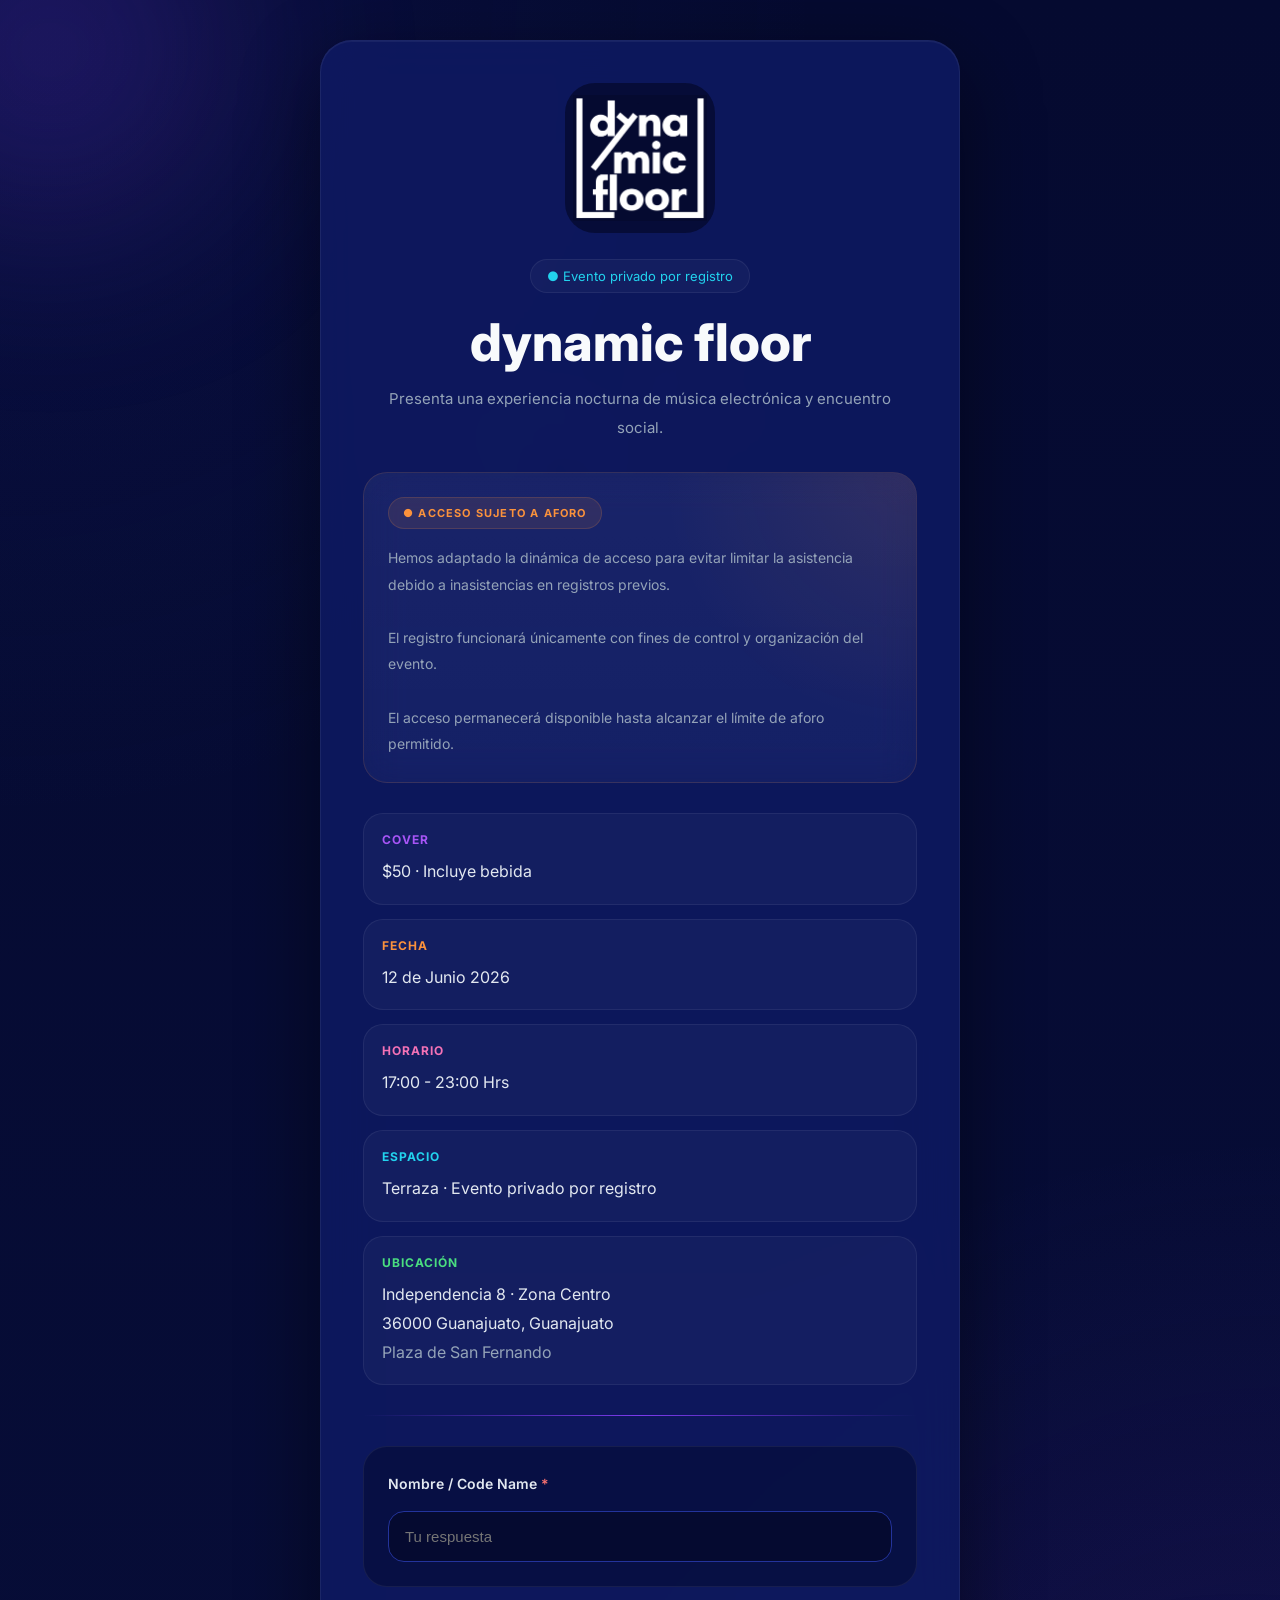
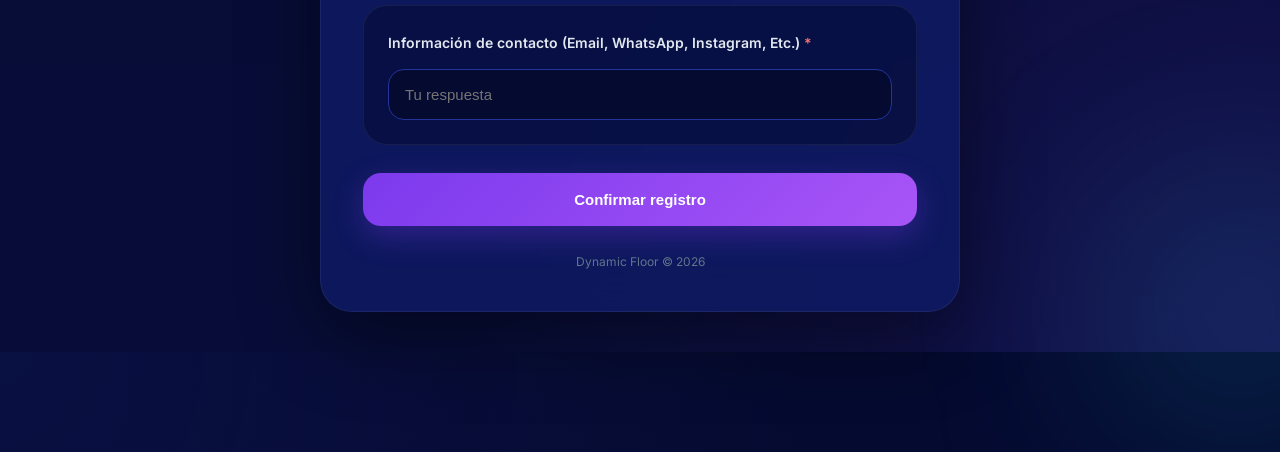
<file: index.html>
<!DOCTYPE html>
<html lang="es">
<head>
<meta charset="UTF-8" />
<meta name="viewport" content="width=device-width, initial-scale=1.0"/>

<title>Dynamic Floor — Registro</title>

<!-- ANTI CACHE -->

<meta http-equiv="Cache-Control" content="no-cache, no-store, must-revalidate">
<meta http-equiv="Pragma" content="no-cache">
<meta http-equiv="Expires" content="0">

<link href="https://fonts.googleapis.com/css2?family=Inter:wght@300;400;500;600;700;800&display=swap" rel="stylesheet">

<!-- VERSIONADO CSS -->

<link rel="stylesheet" href="style.css?v=1.0.5">

</head>

<body>

<div class="bg-logo">
    <span>DF</span>
</div>

<div class="light one"></div>
<div class="light two"></div>

<div class="container">

    <div class="panel">

        <!-- REGISTER SCREEN -->

        <div id="registerScreen">

            <!-- LOGO -->

            <div class="logo-wrap">

                <div class="logo-box">

                    <img src="logo.png" alt="Logo">

                </div>

            </div>

            <!-- HEADER -->

            <div class="header">

                <div class="badge">
                    ● Evento privado por registro
                </div>

                <h1>dynamic floor</h1>

                <p>
                    Presenta una experiencia nocturna de música electrónica y encuentro social.
                </p>

            </div>

            <div class="notice-card">

                <div class="notice-tag">
                    ● Acceso sujeto a aforo
                </div>

                <div class="notice-text">
                    Hemos adaptado la dinámica de acceso para evitar limitar la asistencia debido a inasistencias en registros previos.
                    <br><br>
                    El registro funcionará únicamente con fines de control y organización del evento.
                    <br><br>
                    El acceso permanecerá disponible hasta alcanzar el límite de aforo permitido.
                </div>

            </div>

            <!-- INFO -->

            <div class="info-grid">

                <div class="info-card">

                    <div class="info-title purple">
                        Cover
                    </div>

                    <div class="info-content">
                        $50 · Incluye bebida
                    </div>

                </div>

                <div class="info-card">

                    <div class="info-title orange">
                        Fecha
                    </div>

                    <div class="info-content">
                        12 de Junio 2026
                    </div>

                </div>

                <div class="info-card">

                    <div class="info-title pink">
                        Horario
                    </div>

                    <div class="info-content">
                        17:00 - 23:00 Hrs
                    </div>

                </div>

                <div class="info-card">

                    <div class="info-title cyan">
                        Espacio
                    </div>

                    <div class="info-content">
                        Terraza · Evento privado por registro
                    </div>

                </div>

                <div class="info-card">

                    <div class="info-title green">
                        Ubicación
                    </div>

                    <div class="info-content">
                        Independencia 8 · Zona Centro<br>
                        36000 Guanajuato, Guanajuato<br>

                        <span style="color:#94A3B8;">
                            Plaza de San Fernando
                        </span>
                    </div>

                </div>

            </div>

            <div class="glow-line"></div>

            <!-- FORM -->

            <form id="customForm">

                <!-- NAME -->

                <div class="form-card">

                    <label class="label">
                        Nombre / Code Name
                        <span class="required">*</span>
                    </label>

                    <input
                        type="text"
                        id="name"
                        placeholder="Tu respuesta"
                        required
                    >

                </div>

                <!-- ROLE -->

                <div class="form-card" id="roleRadioGroup">

                    <label class="label">

                        Me considero
                        <span class="required">*</span>

                        <div class="description">

                            • Si eres DJ o selector, podemos brindarte un espacio en los decks para compartir tu selección musical. Te invitamos a llevar tu memoria USB.
                            <br><br>

                            • Si asistes como audiencia, esperamos que disfrutes la experiencia de la sesión.

                        </div>

                    </label>

                    <div class="radio-group">

                        <label class="radio-item">
                            <input type="radio" name="role" value="Dj" required>
                            Dj
                        </label>

                        <label class="radio-item">
                            <input type="radio" name="role" value="Selector">
                            Selector
                        </label>

                        <label class="radio-item">
                            <input type="radio" name="role" value="Espectador">
                            Espectador
                        </label>

                    </div>

                </div>

                <!-- CONTACT -->

                <div class="form-card">

                    <label class="label">
                        Información de contacto
                        (Email, WhatsApp, Instagram, Etc.)
                        <span class="required">*</span>
                    </label>

                    <input
                        type="text"
                        id="contact"
                        placeholder="Tu respuesta"
                        required
                    >

                </div>

                <!-- BUTTON -->

                <button type="submit" class="submit-btn">
                    Confirmar registro
                </button>

            </form>

            <div class="footer">
                Dynamic Floor © 2026
            </div>

        </div>

        <!-- SUCCESS SCREEN -->

        <div
            class="success-screen"
            id="successScreen"
            style="display:none;"
        >

            <div class="success-icon">
                ✓
            </div>

            <h2>
                Registro recibido
            </h2>

            <p>
                Hemos recibido tu registro correctamente.
                <br><br>
                Gracias por formar parte de la experiencia Dynamic Floor.
                Muy pronto compartiremos más información contigo.
            </p>

            <!-- <button
                class="back-btn"
                onclick="location.reload()"
            >
                Volver
            </button> -->

        </div>

        <!-- LIMIT SCREEN -->

        <div
            class="success-screen"
            id="limitScreen"
            style="display:none;"
        >

            <div class="success-icon">
                !
            </div>

            <h2>
                Registro cerrado
            </h2>

            <p>
                Hemos alcanzado el límite de registros disponibles para esta experiencia.
                <br><br>
                Agradecemos tu interés en formar parte de Dynamic Floor.
            </p>

        </div>

    </div>

</div>

<!-- VERSIONADO JS -->

<script src="scripts.js?v=1.0.5"></script>

</body>
</html>
</file>
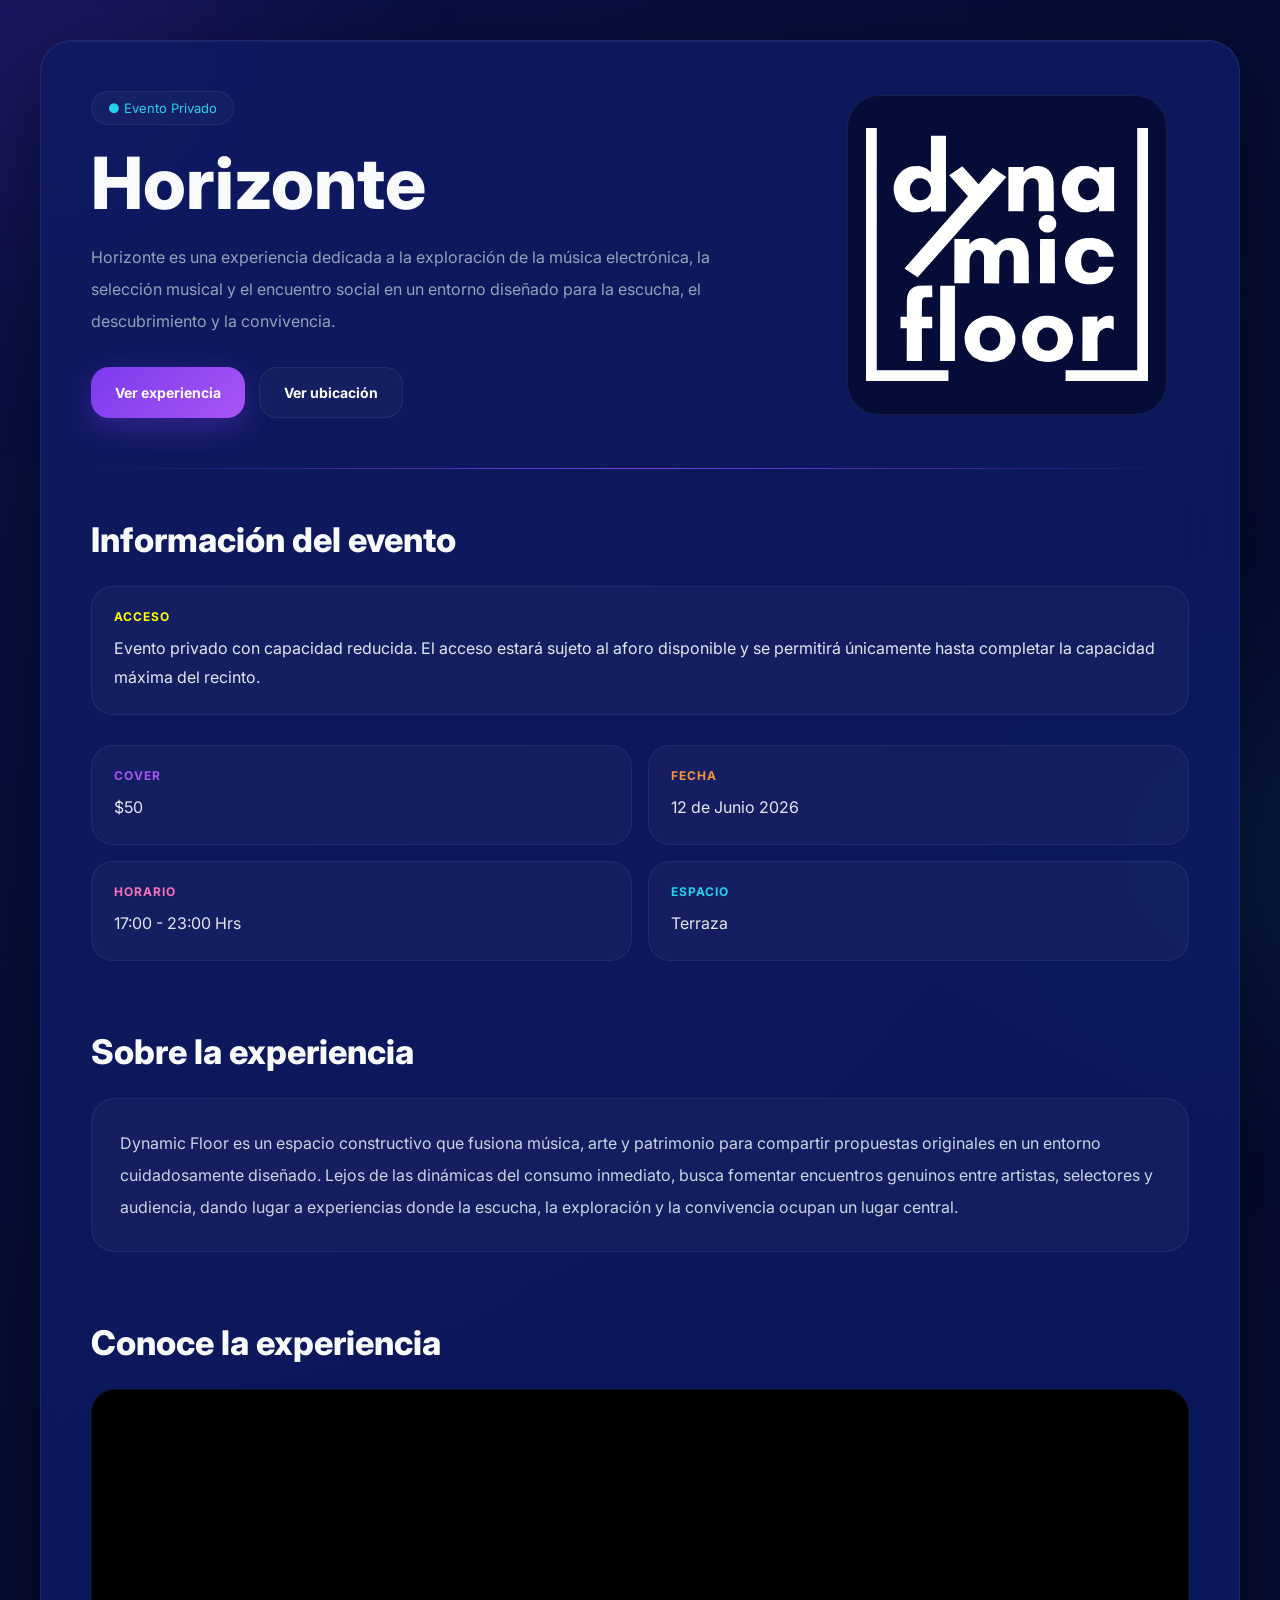
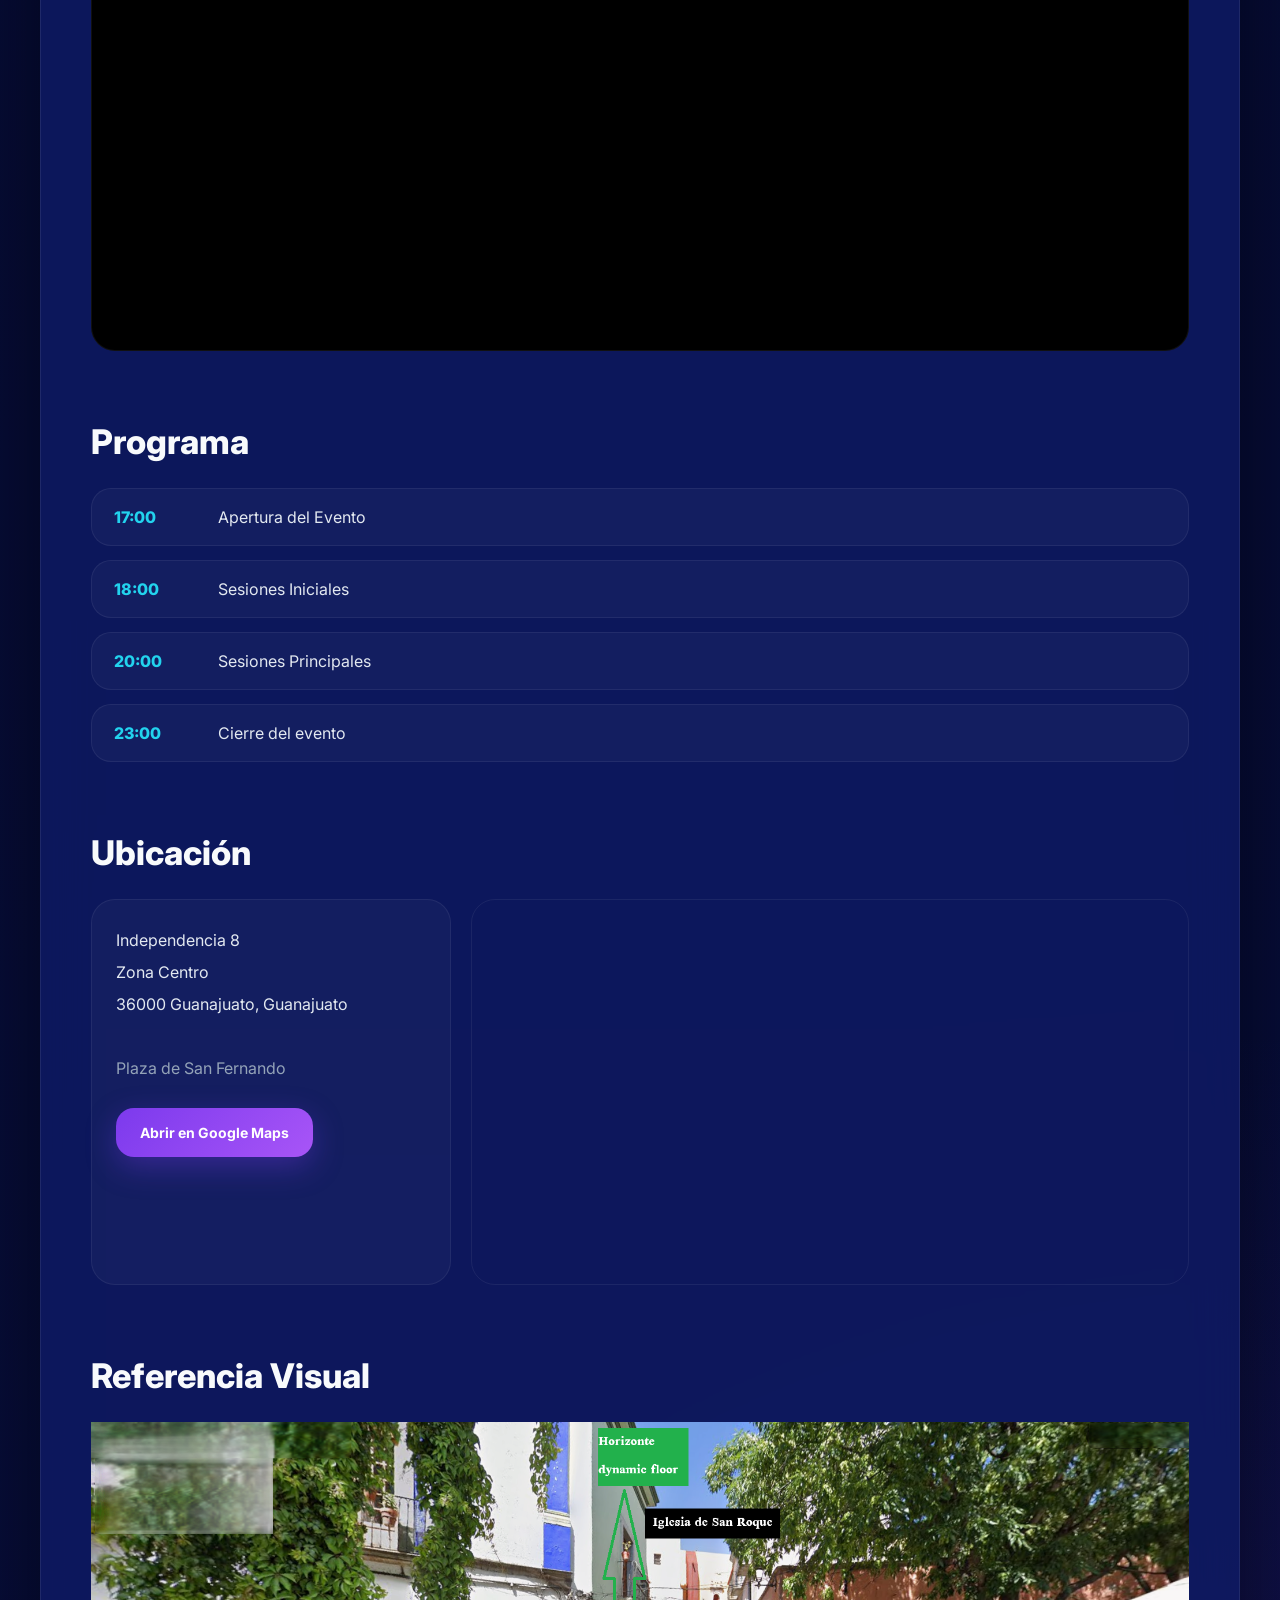
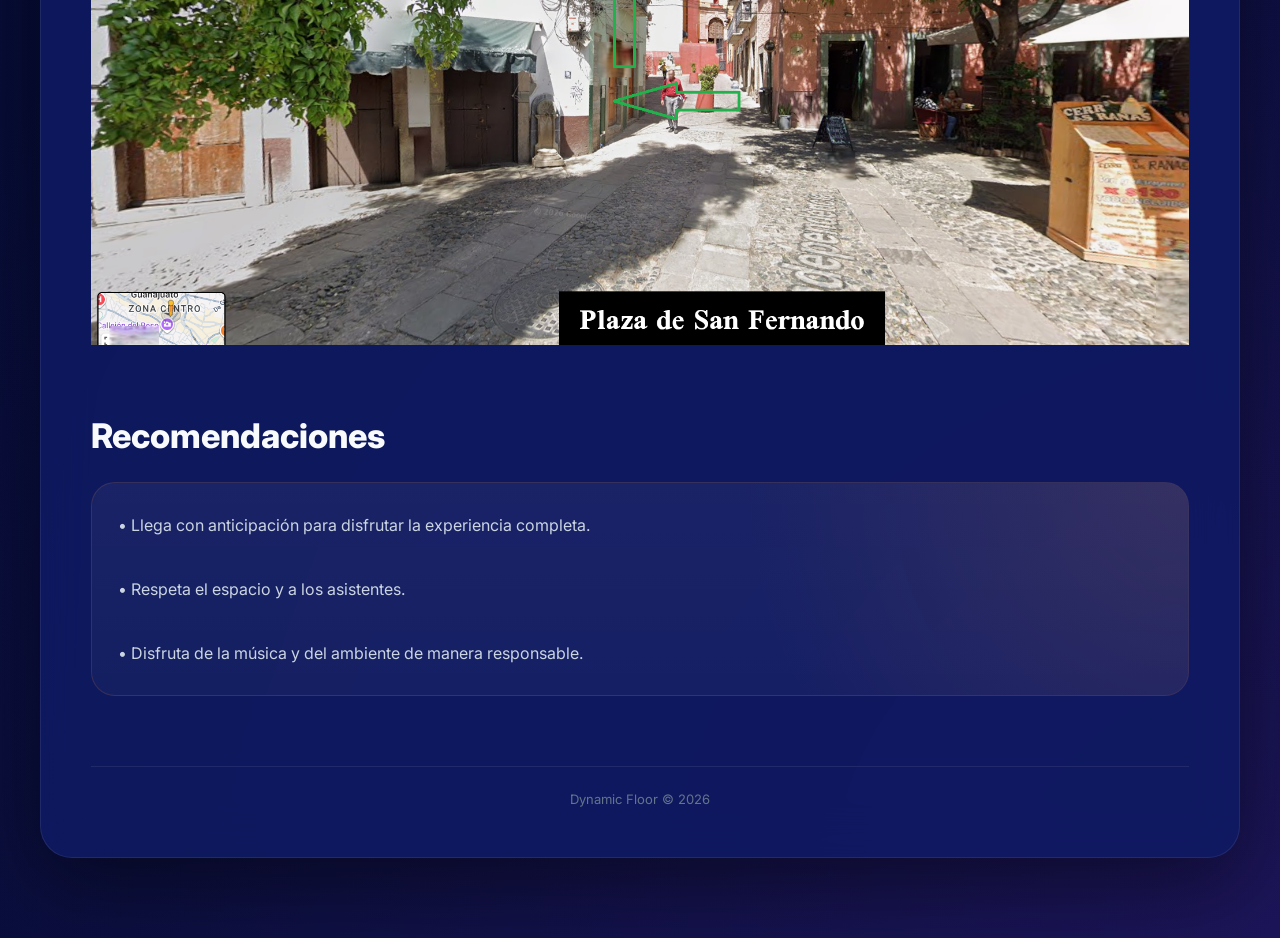
<file: info.html>
<!DOCTYPE html>
<html lang="es">
<head>
<meta charset="UTF-8">
<meta name="viewport" content="width=device-width, initial-scale=1.0">

<title>Dynamic Floor</title>

<meta name="description" content="Experiencia de música electrónica, selección musical y encuentro social en Guanajuato.">

<meta http-equiv="Cache-Control" content="no-cache, no-store, must-revalidate">
<meta http-equiv="Pragma" content="no-cache">
<meta http-equiv="Expires" content="0">

<link href="https://fonts.googleapis.com/css2?family=Inter:wght@300;400;500;600;700;800&display=swap" rel="stylesheet">

<link rel="stylesheet" href="info.css">

</head>
<body>

<!-- FONDO -->

<div class="bg-logo">
    <span>DF</span>
</div>

<div class="light one"></div>
<div class="light two"></div>

<!-- CONTENIDO -->

<div class="container">

    <div class="panel">

        <!-- HERO -->

        <section class="intro">

            <div class="intro-content">

                <div class="badge">
                    ● Evento Privado
                </div>

                <h1>
                    Horizonte
                </h1>

                <p class="intro-description">

                    Horizonte es una experiencia dedicada a la exploración
                    de la música electrónica, la selección musical y el encuentro
                    social en un entorno diseñado para la escucha, el
                    descubrimiento y la convivencia.

                </p>

                <div class="intro-actions">

                    <a href="#video" class="action-btn">
                        Ver experiencia
                    </a>

                    <a href="#ubicacion" class="action-btn secondary">
                        Ver ubicación
                    </a>

                </div>

            </div>

            <div class="intro-logo">

                <div class="logo-box">

                    <img
                        src="Brand.svg"
                        alt="Dynamic Floor"
                    >

                </div>

            </div>

        </section>

        <div class="glow-line"></div>


        <!-- INFORMACIÓN -->

        <section>


            <h2 class="section-title">
                Información del evento
            </h2>

            <div class="info-card">

                <div class="info-title yellow">
                    Acceso
                </div>

                <div class="info-content">
                    Evento privado con capacidad reducida. El acceso estará sujeto al aforo disponible y se permitirá únicamente hasta completar la capacidad máxima del recinto.
                </div>

            </div>

            <div class="info-grid">

                <div class="info-card">

                    <div class="info-title purple">
                        Cover
                    </div>

                    <div class="info-content">
                        $50 
                    </div>

                </div>

                <div class="info-card">

                    <div class="info-title orange">
                        Fecha
                    </div>

                    <div class="info-content">
                        12 de Junio 2026
                    </div>

                </div>

                <div class="info-card">

                    <div class="info-title pink">
                        Horario
                    </div>

                    <div class="info-content">
                        17:00 - 23:00 Hrs
                    </div>

                </div>

                <div class="info-card">

                    <div class="info-title cyan">
                        Espacio
                    </div>

                    <div class="info-content">
                        Terraza 
                    </div>

                </div>

            </div>

        </section>

        <!-- SOBRE EL EVENTO -->

        <section class="content-section">

            <h2 class="section-title">
                Sobre la experiencia
            </h2>

            <div class="glass-card">

                <p>

                    Dynamic Floor es un espacio constructivo que fusiona música, arte y patrimonio para compartir propuestas originales en un 
                    entorno cuidadosamente diseñado. Lejos de las dinámicas del consumo inmediato, busca fomentar encuentros genuinos entre artistas, 
                    selectores y audiencia, dando lugar a experiencias donde la escucha, la exploración y la convivencia ocupan un lugar central.

                </p>
            </div>

        </section>

        <!-- VIDEO -->

        <section
            id="video"
            class="content-section"
        >

            <h2 class="section-title">
                Conoce la experiencia
            </h2>

            <div class="video-card">

               <iframe width="560" height="560" src="https://www.youtube.com/embed/UAYY0H-S0Vk?si=N5rA5Dku0V_qMoPu" 
               title="YouTube video player" frameborder="0" allow="accelerometer; autoplay; clipboard-write; encrypted-media; gyroscope; picture-in-picture; web-share" 
               referrerpolicy="strict-origin-when-cross-origin" allowfullscreen></iframe>

            </div>

        </section>

        <!-- PROGRAMA -->

        <section class="content-section">

            <h2 class="section-title">
                Programa
            </h2>

            <div class="timeline">

                <div class="timeline-item">

                    <div class="timeline-hour">
                        17:00
                    </div>

                    <div class="timeline-text">
                        Apertura del Evento
                    </div>

                </div>

                <div class="timeline-item">

                    <div class="timeline-hour">
                        18:00
                    </div>

                    <div class="timeline-text">
                        Sesiones Iniciales
                    </div>

                </div>

                <div class="timeline-item">

                    <div class="timeline-hour">
                        20:00
                    </div>

                    <div class="timeline-text">
                        Sesiones Principales
                    </div>

                </div>

                <div class="timeline-item">

                    <div class="timeline-hour">
                        23:00
                    </div>

                    <div class="timeline-text">
                        Cierre del evento
                    </div>

                </div>

            </div>

        </section>

        <!-- UBICACIÓN -->

        <section
            id="ubicacion"
            class="content-section"
        >

            <h2 class="section-title">
                Ubicación
            </h2>

            <div class="location-card">

                <div class="location-info">

                    <div class="location-address">

                        Independencia 8<br>
                        Zona Centro<br>
                        36000 Guanajuato, Guanajuato

                        <br><br>

                        <span>
                            Plaza de San Fernando
                        </span>

                    </div>

                    <a
                        href="https://maps.app.goo.gl/JKDsWyvQSERhmDdB6"
                        target="_blank"
                        class="action-btn"
                    >
                        Abrir en Google Maps
                    </a>

                </div>

                <div class="map-container">

                   <iframe src="https://www.google.com/maps/embed?pb=!1m18!1m12!1m3!1d329.19129236905354!2d-101.25622219452714!3d21.017703345105698!2m3!1f0!2f0!3f0!3m2!1i1024!2i768!4f13.1!3m3!1m2!1s0x842b755fb9d25ff1%3A0xecb48ae57e0b1eed!2sBar%20Santos!5e0!3m2!1ses!2smx!4v1781035915862!5m2!1ses!2smx" 
                        width="600" height="450" style="border:0;" allowfullscreen="" 
                        loading="lazy" 
                        referrerpolicy="no-referrer-when-downgrade"
                   >
                   </iframe>

                </div>

            </div>

        </section>

          <section class="content-section">

             <h2 class="section-title">
                Referencia Visual
            </h2>

            <img src="ref.png" alt="Imagen" class="responsive-img">

        </section>

        <!-- RECOMENDACIONES -->

        <section class="content-section">

             <h2 class="section-title">
                Recomendaciones
            </h2>

            <div class="notice-card">

                <!-- <div class="notice-tag">
                    ● Recomendaciones
                </div> -->

                <div class="notice-text">

                    • Llega con anticipación para disfrutar la experiencia completa.
                    <br><br>

                    • Respeta el espacio y a los asistentes.
                    <br><br>

                    • Disfruta de la música y del ambiente de manera responsable.

                </div>

            </div>

        </section>

        <!-- FOOTER -->

        <div class="footer">

            Dynamic Floor © 2026

        </div>

    </div>

</div>

</body>
</html>
</file>
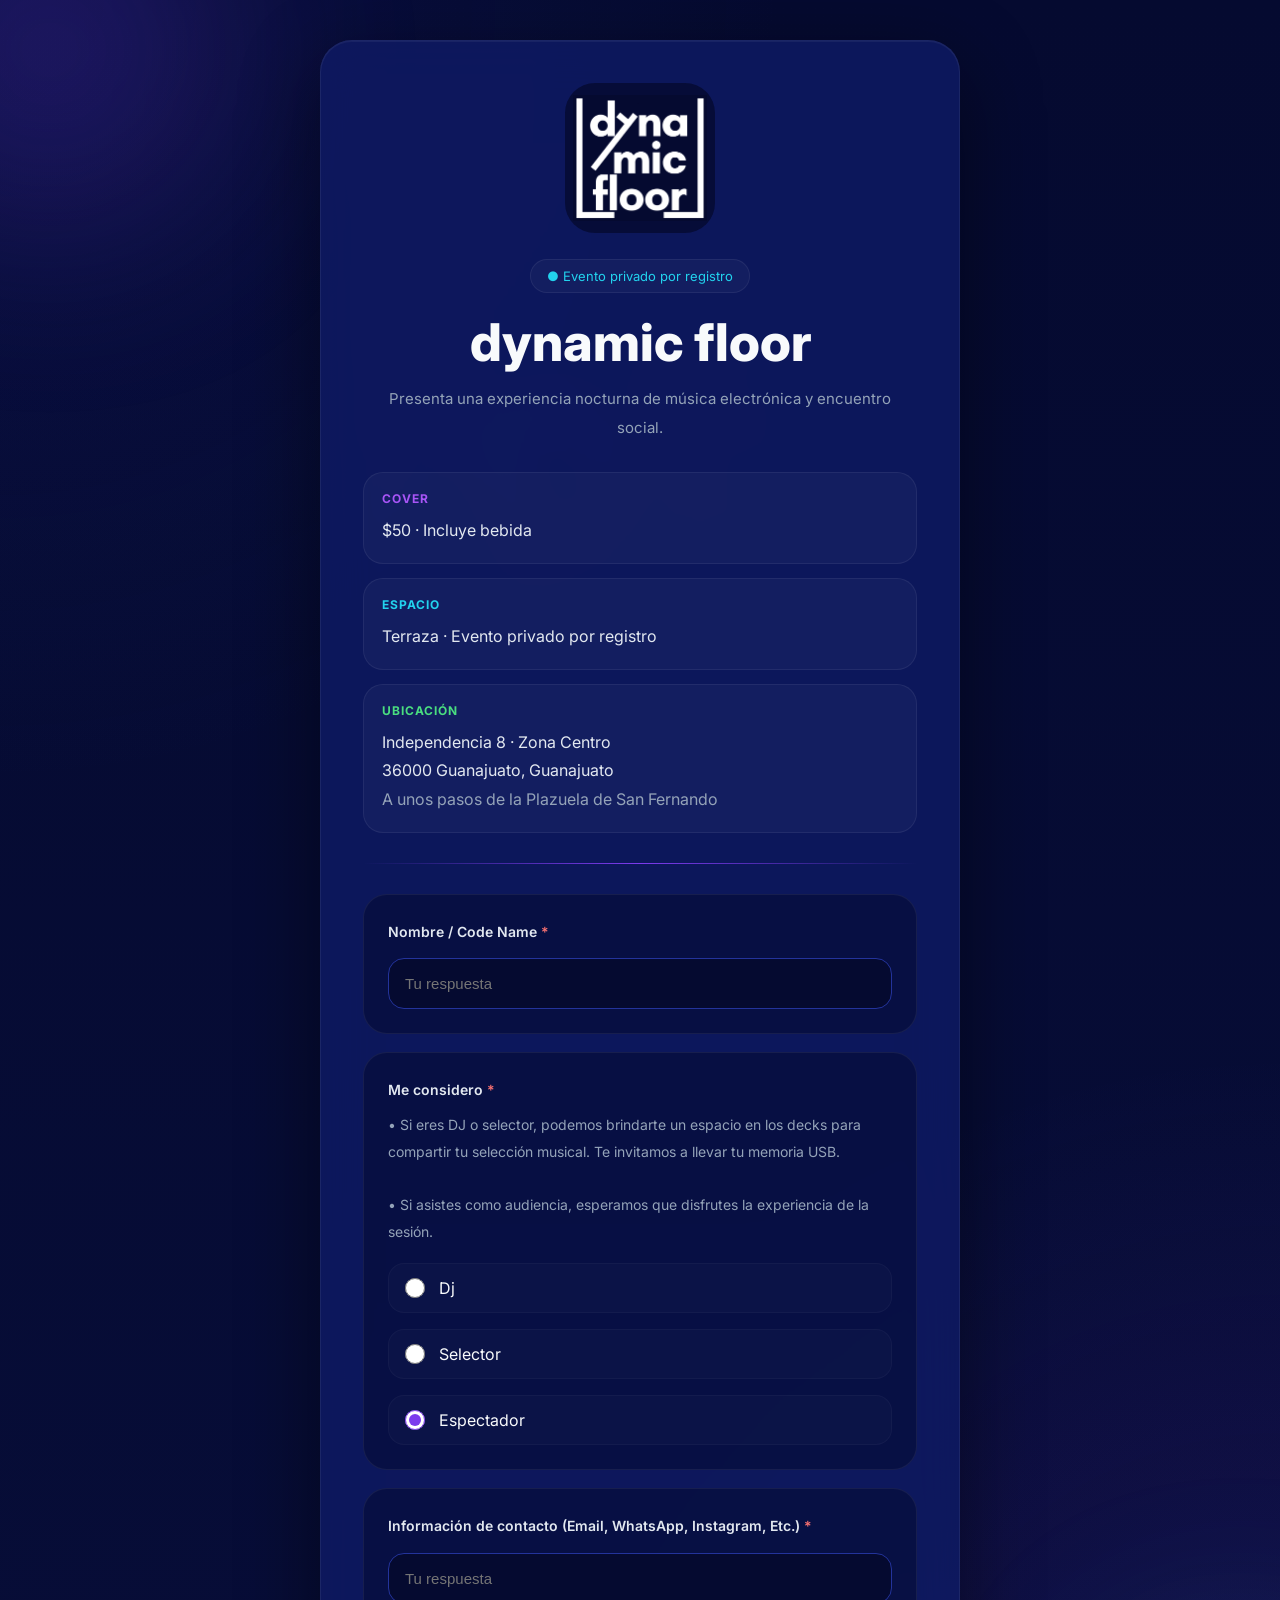
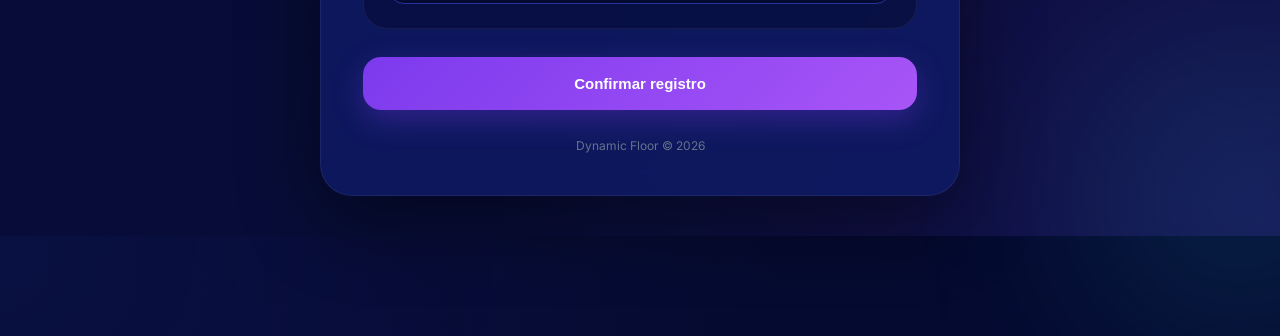
<file: registro.html>
<!DOCTYPE html>
<html lang="es">
<head>
<meta charset="UTF-8" />
<meta name="viewport" content="width=device-width, initial-scale=1.0"/>

<title>Dynamic Floor — Registro</title>

<link href="https://fonts.googleapis.com/css2?family=Inter:wght@300;400;500;600;700;800&display=swap" rel="stylesheet">

<link rel="stylesheet" href="style.css">
</head>

<body>

<div class="bg-logo">
    <span>DF</span>
</div>

<div class="light one"></div>
<div class="light two"></div>

<div class="container">

    <div class="panel">

        <!-- REGISTRO -->

        <div id="registerScreen">

            <!-- LOGO -->

            <div class="logo-wrap">

                <div class="logo-box">

                    <img src="logo.png" alt="Logo">

                </div>

            </div>

            <!-- HEADER -->

            <div class="header">

                <div class="badge">
                    ● Evento privado por registro
                </div>

                <h1>dynamic floor</h1>

                <p>
                    Presenta una experiencia nocturna de música electrónica y encuentro social.
                </p>

            </div>

            <!-- INFO -->

            <div class="info-grid">

                <div class="info-card">

                    <div class="info-title purple">
                        Cover
                    </div>

                    <div class="info-content">
                        $50 · Incluye bebida
                    </div>

                </div>

                <div class="info-card">

                    <div class="info-title cyan">
                        Espacio
                    </div>

                    <div class="info-content">
                        Terraza · Evento privado por registro
                    </div>

                </div>

                <div class="info-card">

                    <div class="info-title green">
                        Ubicación
                    </div>

                    <div class="info-content">
                        Independencia 8 · Zona Centro<br>
                        36000 Guanajuato, Guanajuato<br>

                        <span style="color:#94A3B8;">
                            A unos pasos de la Plazuela de San Fernando
                        </span>
                    </div>

                </div>

            </div>

            <div class="glow-line"></div>

            <!-- FORM -->

            <form id="customForm">

                <!-- NAME -->

                <div class="form-card">

                    <label class="label">
                        Nombre / Code Name
                        <span class="required">*</span>
                    </label>

                    <input
                        type="text"
                        id="name"
                        placeholder="Tu respuesta"
                        required
                    >

                </div>

                <!-- ROLE -->

                <div class="form-card">

                    <label class="label">

                        Me considero
                        <span class="required">*</span>

                        <div class="description">

                            • Si eres DJ o selector, podemos brindarte un espacio en los decks para compartir tu selección musical. Te invitamos a llevar tu memoria USB.
                            <br><br>

                            • Si asistes como audiencia, esperamos que disfrutes la experiencia de la sesión.

                        </div>

                    </label>

                    <div class="radio-group">

                        <label class="radio-item">
                            <input type="radio" name="role" value="Dj" required>
                            Dj
                        </label>

                        <label class="radio-item">
                            <input type="radio" name="role" value="Selector">
                            Selector
                        </label>

                        <label class="radio-item">
                            <input type="radio" name="role" value="Espectador">
                            Espectador
                        </label>

                    </div>

                </div>

                <!-- CONTACT -->

                <div class="form-card">

                    <label class="label">
                        Información de contacto
                        (Email, WhatsApp, Instagram, Etc.)
                        <span class="required">*</span>
                    </label>

                    <input
                        type="text"
                        id="contact"
                        placeholder="Tu respuesta"
                        required
                    >

                </div>

                <!-- BUTTON -->

                <button type="submit" class="submit-btn">
                    Confirmar registro
                </button>

            </form>

            <div class="footer">
                Dynamic Floor © 2026
            </div>

        </div>

        <!-- SUCCESS -->

        <div class="success-screen" id="successScreen">

            <div class="success-icon">
                ✓
            </div>

            <h2>
                Registro recibido
            </h2>

            <p>
                Hemos recibido tu registro correctamente.
                <br><br>
                Gracias por formar parte de la experiencia Dynamic Floor.
                Muy pronto compartiremos más información contigo.
            </p>

            <button
                class="back-btn"
                onclick="location.reload()"
            >
                Volver
            </button>

        </div>

    </div>

</div>

<script src="scripts.js"></script>

</body>
</html>
</file>
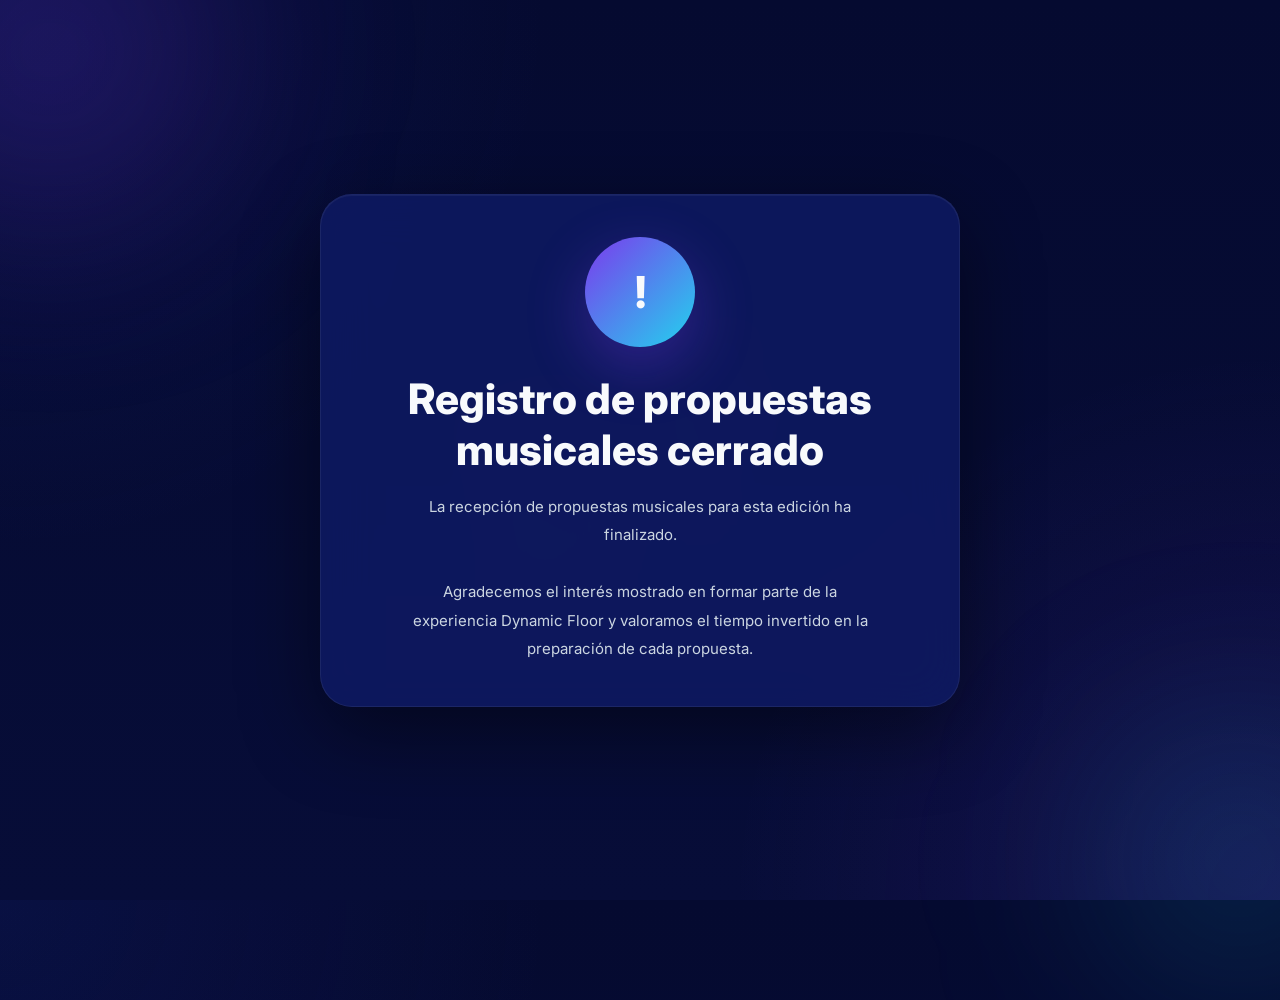
<file: selections.html>
<!DOCTYPE html>
<html lang="es">
<head>
<meta charset="UTF-8" />
<meta name="viewport" content="width=device-width, initial-scale=1.0"/>

<title>Dynamic Floor — Registro</title>

<link href="https://fonts.googleapis.com/css2?family=Inter:wght@300;400;500;600;700;800&display=swap" rel="stylesheet">

<!-- ANTI CACHE -->

<meta http-equiv="Cache-Control" content="no-cache, no-store, must-revalidate">
<meta http-equiv="Pragma" content="no-cache">
<meta http-equiv="Expires" content="0">

<link rel="stylesheet" href="style.css">
</head>

<body>

    <div class="bg-logo">
        <span>DF</span>
    </div>

    <div class="light one"></div>
    <div class="light two"></div>

    <div class="container">

        <div class="panel">

            <!-- REGISTRO -->

            <div id="registerSelectionScreen">

                <!-- LOGO -->

                <div class="logo-wrap">

                    <div class="logo-box">
                        <img src="logo.png" alt="Logo">
                    </div>

                </div>

                <!-- HEADER -->

                <div class="header">

                    <div class="badge">
                        ● Comparte un fragmento de tu preselección.
                    </div>

                    <h1>dynamic floor</h1>

                    <p>
                        DJ o Selector comparte tu preselección para conocer mejor tu estilo y darte retroalimentación.
                    </p>

                </div>

                <!-- LINE -->

                <div class="glow-line"></div>

                <!-- FORM -->

                <form id="selectionForm">


                    <div class="form-card">

                        <label class="label">
                            Nombre / Code Name
                            <span class="required">*</span>
                        </label>

                        <input
                            type="text"
                            id="name"
                            placeholder="Tu respuesta"
                            required
                        >

                    </div>


                    <!-- TRACKS DINÁMICOS -->
                    <div id="selectionFields"></div>


                    <!-- BUTTON -->

                    <button type="submit" class="submit-btn">
                        Confirmar registro
                    </button>

                </form>

                <!-- FOOTER -->

                <div class="footer">
                    Dynamic Floor © 2026
                </div>

            </div>

            <!-- SUCCESS -->

            <div
                class="success-screen"
                id="successScreenselection"
                style="display: none;"
            >

                <div class="success-icon">
                    ✓
                </div>

                <h2>
                    Registro recibido
                </h2>

                <p>
                    Hemos recibido tu preselección correctamente.
                    <br><br>
                    Gracias por formar parte de la experiencia Dynamic Floor.
                    Muy pronto compartiremos retroalimentación contigo.
                </p>

                <!-- <button
                    class="back-btn"
                    onclick="location.reload()"
                >
                    Volver
                </button> -->

            </div>

            <div
                class="success-screen"
                id="limitScreen"
                style="display:none;"
            >

                <div class="success-icon">
                    !
                </div>

                <h2>
                    Registro de propuestas musicales cerrado
                </h2>

                <p>
                    La recepción de propuestas musicales para esta edición ha finalizado.
                    <br><br>
                    Agradecemos el interés mostrado en formar parte de la experiencia Dynamic Floor y valoramos 
                    el tiempo invertido en la preparación de cada propuesta.
                </p>

            </div>

        </div>

    </div>

    <script src="scriptsSelectionsView.js"></script>

</body>
</html>
</file>
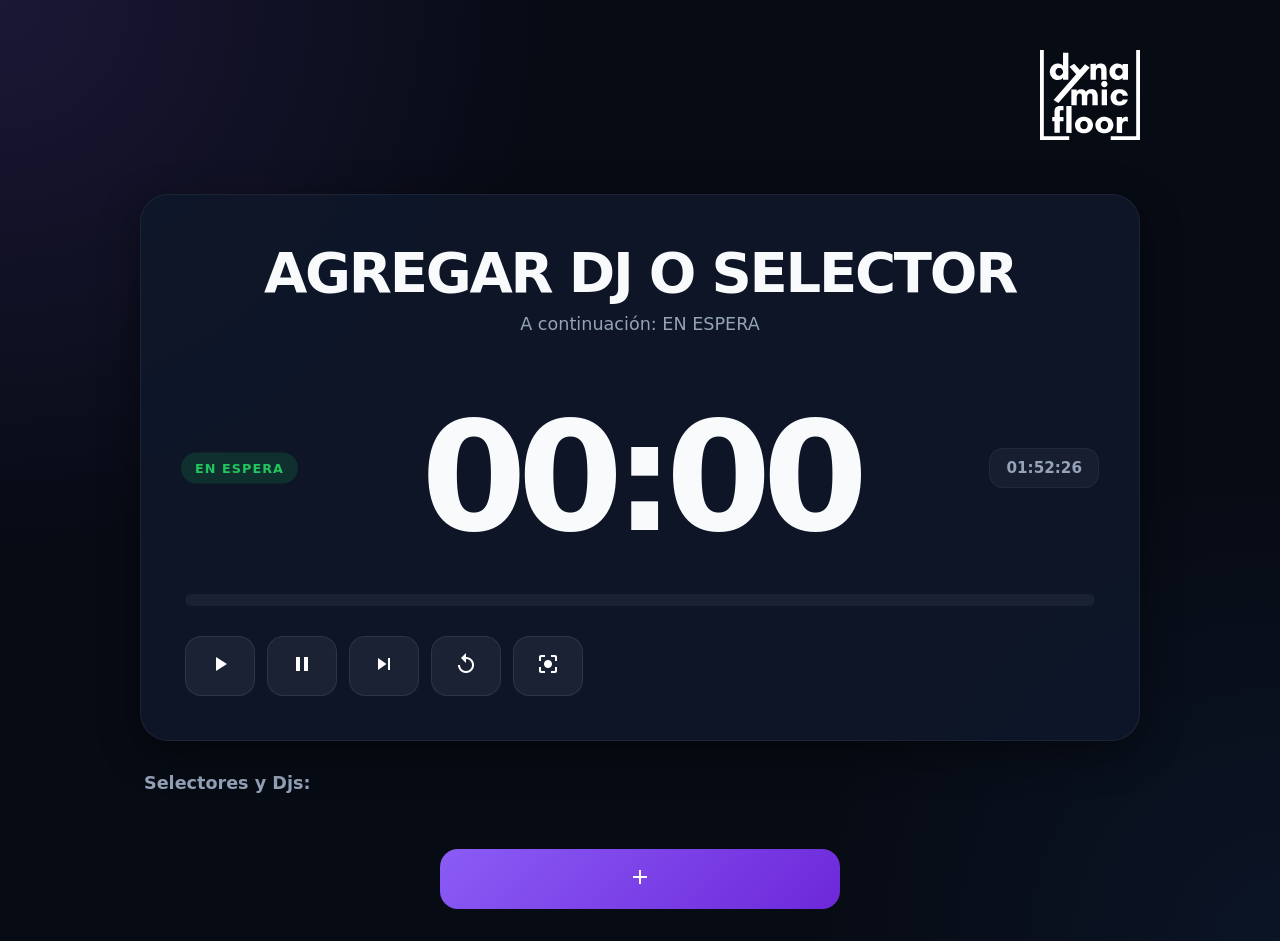
<file: timer.html>
<!DOCTYPE html>
<html lang="es">

<head>

<meta charset="UTF-8">
<meta name="viewport" content="width=device-width, initial-scale=1.0">
<link href="https://fonts.googleapis.com/icon?family=Material+Icons" rel="stylesheet">

<title>Dynamic Floor - DJ Planner</title>

<!-- ANTI CACHE -->

<meta http-equiv="Cache-Control" content="no-cache, no-store, must-revalidate">
<meta http-equiv="Pragma" content="no-cache">
<meta http-equiv="Expires" content="0">


<link rel="stylesheet" href="style_timer.css">

</head>

<body>

<div class="app-container">

    <!-- PANEL PRINCIPAL -->

     <div class="brand-header" style="text-align: right; padding: 18px 0;">
        <img src="Brand.svg" alt="Dynamic Floor Logo" style="max-height: 90px;">
    </div>

    <header class="main-display">

        <!-- HORA ACTUAL -->

        <div class="brand-focus">
            <img src="Brand.svg" alt="Dynamic Floor Logo">
        </div>

        <div
            id="live-clock"
            class="live-clock"
        >
            00:00:00
        </div>

        <!-- ESTADO -->

        <div
            id="status-badge"
            class="current-label"
        >
            EN ESPERA
        </div>

        <!-- DJ ACTUAL -->

        <div
            id="current-segment-title"
        >
            AGREGAR DJ O SELECTOR
        </div>

        <!-- SIGUIENTE -->

        <div
            id="current-segment-host"
        >
            A continuación: EN ESPERA
        </div>

        <!-- TEMPORIZADOR -->

        <div
            id="main-clock"
            class="big-timer"
        >
            00:00
        </div>

        <!-- PROGRESO -->

        <div class="progress-container">

            <div
                id="progress-bar"
                class="progress-bar"
            ></div>

        </div>

        <!-- HORARIO -->

        <!-- <div
            id="current-schedule"
            class="schedule-display"
        >
            Inicio: --:-- · Fin: --:--
        </div> -->

        <!-- CONTROLES -->

        <div class="controls-row">

        <button
            title="Iniciar"
            onclick="handlePlay()"
        >
           <span class="material-icons">play_arrow</span>
        </button>

        <button
            title="Pausar"
            onclick="handleStop()"
        >
            <span class="material-icons">pause</span>
        </button>

        <button
            title="Siguiente"
            onclick="handleNext()"
        >
          <span class="material-icons">skip_next</span>
        </button>

        <button
            title="Reiniciar todo"
            onclick="handleReset()"
        >
            <span class="material-icons">replay</span>
        </button>

        <button
            class="focus-btn"
            title="Pantalla completa"
            onclick="toggleFocusMode()"
        >
           <span class="material-icons">center_focus_strong</span>
        </button>

  
        </div>

    </header>

    <!-- COLA -->

    <section class="queue-section">

        <div class="section-title">

            Selectores y Djs:

        </div>

        <div
            id="timers-container"
            class="timers-list"
        >

            <!--
            Se genera desde JS
            -->

        </div>

    </section>

    <!-- BOTON AGREGAR -->

    <footer class="list-actions">

        <button
            id="add-participant-btn"
            onclick="openModal('create')"
        >
            <span class="material-icons">add</span>
        </button>

    </footer>

    <!-- <footer class="list-actions">

        <button
            onclick="openModal('create')"
        >
            + Agregar Participante
        </button>

    </footer> -->

</div>

<!-- MODAL -->

<div
    id="edit-modal"
    class="modal"
>

    <div class="modal-content">

        <h2
            id="modal-title-text"
        >
            Agregar DJ o Selector
        </h2>

        <form
            id="edit-form"
        >

            <!-- NOMBRE -->

            <div class="form-group">

                <label>

                    Nombre

                </label>

                <input
                    type="text"
                    id="participant-name"
                    placeholder="Solomun"
                    required
                >

            </div>

            <!-- DURACION -->

            <div class="form-group">

                <label>

                    Duración (minutos)

                </label>

                <input
                    type="number"
                    id="participant-duration"
                    min="1"
                    value="30"
                    required
                >

            </div>

            <!-- COLOR -->

            <div class="color-picker">

                <label>

                    Color de etiqueta

                </label>

                <div
                    id="color-options"
                >

                    <!--
                    Generado por JS
                    -->

                </div>

            </div>

            <!-- NOTAS -->

            <div class="form-group">

                <label>

                    Notas

                </label>

                <textarea
                    id="participant-notes"
                    placeholder="Observaciones..."
                ></textarea>

            </div>

            <!-- BOTONES -->

            <div
                class="modal-buttons"
            >

                <button
                    type="button"
                    id="duplicate-btn"
                    class="btn-alt edit-only"
                >
                    Duplicar
                </button>

                <button
                    type="button"
                    id="delete-btn"
                    class="btn-danger edit-only"
                    onclick="deleteParticipant()"
                >
                    Eliminar
                </button>

                <button
                    type="button"
                    onclick="closeModal()"
                    class="btn-alt"
                >
                    Cancelar
                </button>

                <button
                    type="submit"
                    class="btn-save"
                >
                    Guardar
                </button>

            </div>

        </form>

    </div>

</div>

<script src="app.js"></script>

</body>

</html>
</file>
<file: style.css>
:root{
    --bg:#050a30;
    --bg-soft:#0b1248;
    --card:#0f1b63d9;
    --line:#23339b;
    --primary:#7C3AED;
    --primary-soft:#A855F7;
    --cyan:#22D3EE;
    --green:#4ADE80;
    --text:#F8FAFC;
    --muted:#94A3B8;
}

*{
    margin:0;
    padding:0;
    box-sizing:border-box;
}

body{
    font-family:'Inter',sans-serif;
    background:
        radial-gradient(circle at top left,#2438b822 0%,transparent 35%),
        radial-gradient(circle at bottom right,#7C3AED22 0%,transparent 35%),
        linear-gradient(180deg,#050a30 0%,#070d38 100%);
    min-height:100vh;
    overflow-x:hidden;
    color:var(--text);
    position:relative;
}

/* BACKGROUND */

.bg-logo{
    position:fixed;
    inset:0;
    display:flex;
    align-items:center;
    justify-content:center;
    pointer-events:none;
    z-index:0;
}

.bg-logo span{
    font-size:18vw;
    font-weight:800;
    letter-spacing:16px;
    color:#ffffff04;
    transform:rotate(-18deg);
    user-select:none;
}

/* LIGHTS */

.light{
    position:absolute;
    border-radius:50%;
    filter:blur(100px);
}

.light.one{
    width:340px;
    height:340px;
    background:#7C3AED33;
    top:-120px;
    left:-120px;
}

.light.two{
    width:280px;
    height:280px;
    background:#22D3EE22;
    bottom:-100px;
    right:-100px;
}

/* MAIN */

.container{
    position:relative;
    z-index:2;
    width:100%;
    min-height:100vh;
    display:flex;
    align-items:center;
    justify-content:center;
    padding:40px 20px;
}

.panel{
    width:100%;
    max-width:640px;
    background:var(--card);
    border:1px solid #ffffff10;
    border-radius:32px;
    padding:42px;
    backdrop-filter:blur(24px);
    box-shadow:
        0 25px 80px rgba(0,0,0,.45),
        inset 0 1px 0 rgba(255,255,255,.05);
}

/* LOGO */

.logo-wrap{
    display:flex;
    justify-content:center;
    margin-bottom:26px;
}

.logo-box{
    width:150px;
    height:150px;
    border-radius:30px;
    /*border:1px dashed #ffffff30;*/
    background:#050a30cc;
    display:flex;
    align-items:center;
    justify-content:center;
    overflow:hidden;
    position:relative;
}

.logo-box img{
    width:100%;
    height:100%;
    object-fit:contain;
    padding:8px;
}

.logo-placeholder{
    color:#94A3B8;
    text-align:center;
    font-size:13px;
    line-height:1.7;
    padding:20px;
}

/* HEADER */

.badge{
    display:inline-flex;
    align-items:center;
    gap:8px;
    padding:8px 16px;
    border-radius:999px;
    background:#ffffff08;
    border:1px solid #ffffff10;
    color:var(--cyan);
    font-size:13px;
    margin-bottom:24px;
}

.header{
    text-align:center;
}

.header h1{
    font-size:52px;
    line-height:1;
    margin-bottom:16px;
    font-weight:800;
}

.header p{
    color:var(--muted);
    line-height:1.9;
    max-width:520px;
    margin:auto;
    font-size:15px;
}

/* INFO CARDS */

.info-grid{
    display:grid;
    gap:14px;
    margin-top:30px;
    margin-bottom:30px;
}

.info-card{
    background:#ffffff08;
    border:1px solid #ffffff10;
    border-radius:20px;
    padding:18px;
    transition:.25s ease;
}

.info-card:hover{
    transform:translateY(-2px);
    border-color:#ffffff20;
}

.info-title{
    font-size:12px;
    text-transform:uppercase;
    letter-spacing:1px;
    margin-bottom:10px;
    font-weight:700;
}

.purple{
    color:var(--primary-soft);
}

.cyan{
    color:var(--cyan);
}

.green{
    color:var(--green);
}

.orange{
    color:#FB923C;
}

.pink{
    color:#F472B6;
}

.info-content{
    line-height:1.8;
    color:#E2E8F0;
}

/* DIVIDER */

.glow-line{
    height:1px;
    width:100%;
    background:linear-gradient(
        90deg,
        transparent,
        #7C3AED,
        transparent
    );
    margin:30px 0;
}

/* FORM */

.form-card{
    background:#050a3088;
    border:1px solid #ffffff10;
    border-radius:24px;
    padding:24px;
    margin-bottom:18px;
}

.label{
    display:block;
    margin-bottom:14px;
    font-size:14px;
    font-weight:600;
    color:#E2E8F0;
    line-height:1.8;
}

.required{
    color:#f87171;
}

.description{
    margin-top:10px;
    color:#94A3B8;
    font-weight:400;
    line-height:1.9;
    font-size:14px;
}

input[type="text"]{
    width:100%;
    background:#050a30;
    border:1px solid var(--line);
    border-radius:16px;
    padding:16px;
    color:white;
    outline:none;
    transition:.25s ease;
    font-size:15px;
}

input[type="text"]:focus{
    border-color:var(--primary-soft);
    box-shadow:0 0 0 4px #7C3AED22;
}

/* RADIO */

.radio-group{
    display:flex;
    flex-direction:column;
    gap:16px;
    margin-top:18px;
}

.radio-item{
    display:flex;
    align-items:center;
    gap:14px;
    padding:14px 16px;
    border-radius:16px;
    background:#ffffff05;
    border:1px solid #ffffff08;
    cursor:pointer;
    transition:.25s ease;
}

.radio-item:hover{
    background:#ffffff08;
    transform:translateX(2px);
}

.radio-item input{
    width:20px;
    height:20px;
    accent-color:#7C3AED;
}

/* BUTTON */

.submit-btn,
.back-btn{
    width:100%;
    border:none;
    border-radius:18px;
    padding:18px;
    font-size:15px;
    font-weight:700;
    cursor:pointer;
    transition:.3s ease;
    background:linear-gradient(
        135deg,
        var(--primary),
        var(--primary-soft)
    );
    color:white;
    margin-top:10px;
    box-shadow:0 10px 30px #7C3AED55;
}

.submit-btn:hover,
.back-btn:hover{
    transform:translateY(-2px);
    box-shadow:0 16px 40px #7C3AED66;
}

/* FOOTER */

.footer{
    margin-top:28px;
    text-align:center;
    font-size:12px;
    color:#64748B;
}

/* SUCCESS SCREEN */

.success-screen{
    display:none;
    text-align:center;
}

.success-icon{
    width:110px;
    height:110px;
    margin:0 auto 26px;
    border-radius:999px;
    display:flex;
    align-items:center;
    justify-content:center;
    background:
        linear-gradient(
            135deg,
            #7C3AED,
            #22D3EE
        );
    font-size:44px;
    font-weight:800;
    box-shadow:0 20px 60px #7C3AED55;
}

.success-screen h2{
    font-size:42px;
    margin-bottom:18px;
    font-weight:800;
}

.success-screen p{
    color:#CBD5E1;
    line-height:1.9;
    font-size:15px;
    max-width:480px;
    margin:auto;
}

/* NOTICE */

.notice-card{

    position:relative;
    margin:30px 0;
    padding:24px;
    border-radius:24px;
    background:
        linear-gradient(
            180deg,
            rgba(255,255,255,.05),
            rgba(255,255,255,.03)
        );
    border:1px solid rgba(251,146,60,.14);
    overflow:hidden;
    backdrop-filter:blur(18px);

}

.notice-card::before{

    content:"";
    position:absolute;
    inset:0;
    background:
        radial-gradient(
            circle at top right,
            rgba(251,146,60,.10),
            transparent 40%
        );
    pointer-events:none;

}

.notice-tag{

    position:relative;
    z-index:2;
    display:inline-flex;
    align-items:center;
    gap:8px;
    padding:8px 14px;
    margin-bottom:16px;
    border-radius:999px;
    background:rgba(251,146,60,.10);
    border:1px solid rgba(251,146,60,.16);
    color:#FB923C;
    font-size:11px;
    font-weight:700;
    letter-spacing:1.2px;
    text-transform:uppercase;

}

.notice-text{

    position:relative;
    z-index:2;
    color:var(--muted);
    line-height:1.9;
    font-size:14px;
    font-weight:400;

}

/* MOBILE */

@media(max-width:640px){

    .panel{
        padding:28px;
    }

    .header h1{
        font-size:38px;
    }

    .success-screen h2{
        font-size:32px;
    }

    .bg-logo span{
        font-size:34vw;
    }

    .logo-box{
        width:150px;
        height:150px;
    }

}
</file>
<file: info.css>
:root{
    --bg:#050a30;
    --bg-soft:#0b1248;

    --card:rgba(15,27,99,.85);

    --line:#23339b;

    --primary:#7C3AED;
    --primary-soft:#A855F7;

    --cyan:#22D3EE;
    --green:#4ADE80;

    --text:#F8FAFC;
    --muted:#94A3B8;
}

*{
    margin:0;
    padding:0;
    box-sizing:border-box;
}

html{
    scroll-behavior:smooth;
}

body{

    font-family:'Inter',sans-serif;

    color:var(--text);

    min-height:100vh;

    overflow-x:hidden;

    background:
        radial-gradient(
            circle at top left,
            rgba(36,56,184,.18) 0%,
            transparent 35%
        ),
        radial-gradient(
            circle at bottom right,
            rgba(124,58,237,.18) 0%,
            transparent 35%
        ),
        linear-gradient(
            180deg,
            #050a30 0%,
            #070d38 100%
        );

    position:relative;
}

/* ==========================
   BACKGROUND
========================== */

.bg-logo{
    position:fixed;
    inset:0;

    display:flex;
    align-items:center;
    justify-content:center;

    pointer-events:none;

    z-index:0;
}

.bg-logo span{

    font-size:18vw;

    font-weight:800;

    letter-spacing:16px;

    color:#ffffff04;

    transform:rotate(-18deg);

    user-select:none;
}

.light{
    position:fixed;
    border-radius:50%;
    filter:blur(120px);
    z-index:0;
}

.light.one{
    width:350px;
    height:350px;

    background:#7C3AED33;

    top:-120px;
    left:-120px;
}

.light.two{
    width:280px;
    height:280px;

    background:#22D3EE22;

    bottom:-100px;
    right:-100px;
}

/* ==========================
   LAYOUT
========================== */

.container{

    position:relative;
    z-index:2;

    width:100%;

    padding:40px 20px 80px;
}

.panel{

    width:100%;
    max-width:1200px;

    margin:0 auto;

    background:var(--card);

    border:1px solid rgba(255,255,255,.08);

    border-radius:32px;

    padding:50px;

    backdrop-filter:blur(24px);

    box-shadow:
        0 25px 80px rgba(0,0,0,.45),
        inset 0 1px 0 rgba(255,255,255,.04);
}

/* ==========================
   HERO
========================== */

.intro{

    display:grid;

    grid-template-columns:1.3fr .7fr;

    gap:60px;

    align-items:center;
}

.badge{

    display:inline-flex;

    align-items:center;

    gap:8px;

    padding:8px 16px;

    border-radius:999px;

    background:#ffffff08;

    border:1px solid #ffffff10;

    color:var(--cyan);

    font-size:13px;

    margin-bottom:24px;
}

.intro h1{

    font-size:72px;

    line-height:.95;

    font-weight:800;

    margin-bottom:24px;
}

.intro-description{

    color:var(--muted);

    font-size:16px;

    line-height:2;

    max-width:650px;
}

.intro-actions{

    display:flex;

    gap:14px;

    margin-top:30px;

    flex-wrap:wrap;
}

.intro-logo{

    display:flex;

    justify-content:center;
}

.logo-box{

    width:320px;
    height:320px;

    border-radius:32px;

    background:#050a30cc;

    display:flex;

    align-items:center;

    justify-content:center;

    overflow:hidden;

    border:1px solid rgba(255,255,255,.08);
}

.logo-box img{

    width:100%;
    height:100%;

    object-fit:contain;

    padding:18px;
}

/* ==========================
   BUTTONS
========================== */

.action-btn{

    display:inline-flex;

    align-items:center;

    justify-content:center;

    padding:16px 24px;

    border-radius:18px;

    text-decoration:none;

    font-size:14px;

    font-weight:700;

    color:white;

    transition:.25s ease;

    background:
        linear-gradient(
            135deg,
            var(--primary),
            var(--primary-soft)
        );

    box-shadow:
        0 10px 30px rgba(124,58,237,.35);
}

.action-btn:hover{

    transform:translateY(-2px);
}

.action-btn.secondary{

    background:#ffffff08;

    border:1px solid #ffffff10;

    box-shadow:none;
}

/* ==========================
   DIVIDER
========================== */

.glow-line{

    height:1px;

    width:100%;

    margin:50px 0;

    background:
        linear-gradient(
            90deg,
            transparent,
            #7C3AED,
            transparent
        );
}

/* ==========================
   SECTIONS
========================== */

.content-section{
    margin-top:70px;
}

.section-title{

    font-size:34px;

    font-weight:800;

    margin-bottom:26px;
}

/* ==========================
   INFO GRID
========================== */

/* .info-grid{

    display:grid;

    grid-template-columns:
        repeat(
            2,
            minmax(0,1fr)
        );

    gap:16px;
} */

/* .info-grid{
    display:grid;
    grid-template-columns:repeat(2,minmax(0,1fr));
    gap:16px;
}

/*
.info-grid:has(> :last-child:nth-child(odd)) > :first-child{
    grid-column:1 / -1;
} */
.info-grid{
    display:grid;
    grid-template-columns:repeat(2,minmax(0,1fr));

    column-gap:16px;
    row-gap:16px;

    margin-top:30px;
}

.info-grid > .featured{
    grid-column:1 / -1;
}

.info-card{

    background:#ffffff08;

    border:1px solid #ffffff10;

    border-radius:22px;

    padding:22px;

    transition:.25s ease;
}

.info-card:hover{

    transform:translateY(-3px);

    border-color:#ffffff20;
}

.info-title{

    font-size:12px;

    text-transform:uppercase;

    letter-spacing:1px;

    margin-bottom:10px;

    font-weight:700;
}

.info-content{

    color:#E2E8F0;

    line-height:1.8;
}

.purple{
    color:#A855F7;
}

.orange{
    color:#FB923C;
}

.pink{
    color:#F472B6;
}

.cyan{
    color:#22D3EE;
}

.yellow{
    color: #FFFF00;
}

/* ==========================
   CONTENT CARD
========================== */

.glass-card{

    background:#ffffff08;

    border:1px solid #ffffff10;

    border-radius:24px;

    padding:28px;

    color:#CBD5E1;

    line-height:2;
}

/* ==========================
   VIDEO
========================== */

.video-card{

    overflow:hidden;

    border-radius:24px;

    border:1px solid #ffffff10;

    background:#000;
}

.video-card iframe{

    width:100%;

    aspect-ratio:16/9;

    border:none;

    display:block;
}

/* ==========================
   TIMELINE
========================== */

.timeline{

    display:flex;

    flex-direction:column;

    gap:14px;
}

.timeline-item{

    display:flex;

    align-items:center;

    gap:24px;

    background:#ffffff08;

    border:1px solid #ffffff10;

    border-radius:20px;

    padding:18px 22px;
}

.timeline-hour{

    min-width:80px;

    color:var(--cyan);

    font-weight:800;
}

.timeline-text{
    color:#E2E8F0;
}

/* ==========================
   LOCATION
========================== */

.location-card{

    display:grid;

    grid-template-columns:
        360px
        1fr;

    gap:20px;
}

.location-info{

    background:#ffffff08;

    border:1px solid #ffffff10;

    border-radius:24px;

    padding:24px;
}

.location-address{

    color:#E2E8F0;

    line-height:2;

    margin-bottom:24px;
}

.location-address span{
    color:var(--muted);
}

.map-container{

    overflow:hidden;

    border-radius:24px;

    border:1px solid #ffffff10;
}

.map-container iframe{

    width:100%;

    height:100%;

    min-height:380px;

    border:none;
}

/* ==========================
   NOTICE
========================== */

.notice-card{

    position:relative;

    padding:26px;

    border-radius:24px;

    background:
        linear-gradient(
            180deg,
            rgba(255,255,255,.05),
            rgba(255,255,255,.03)
        );

    border:1px solid rgba(251,146,60,.14);

    overflow:hidden;
}

.notice-card::before{

    content:"";

    position:absolute;

    inset:0;

    background:
        radial-gradient(
            circle at top right,
            rgba(251,146,60,.12),
            transparent 40%
        );
}

.notice-tag{

    position:relative;

    z-index:2;

    display:inline-flex;

    padding:8px 14px;

    margin-bottom:16px;

    border-radius:999px;

    background:rgba(251,146,60,.10);

    border:1px solid rgba(251,146,60,.15);

    color:#FB923C;

    font-size:11px;

    font-weight:700;

    letter-spacing:1px;

    text-transform:uppercase;
}

.notice-text{

    position:relative;

    z-index:2;

    color:#CBD5E1;

    line-height:2;
}

/* ==========================
   FOOTER
========================== */

.footer{

    margin-top:70px;

    padding-top:24px;

    border-top:1px solid rgba(255,255,255,.08);

    text-align:center;

    color:#64748B;

    font-size:13px;
}

.responsive-img{
    width: 100%;
    height: auto;
    display: block;
}

/* ==========================
   MOBILE
========================== */

@media(max-width:900px){

    .panel{
        padding:32px;
    }

    .intro{

        grid-template-columns:1fr;

        text-align:center;
    }

    .intro-description{
        margin:0 auto;
    }

    .intro-actions{
        justify-content:center;
    }

    .location-card{
        grid-template-columns:1fr;
    }

    .logo-box{

        width:220px;
        height:220px;
    }

    .intro h1{
        font-size:54px;
    }
}

@media(max-width:640px){

    .panel{
        padding:24px;
    }

    .intro h1{
        font-size:42px;
    }

    .section-title{
        font-size:28px;
    }

    .info-grid{
        grid-template-columns:1fr;
    }

    .timeline-item{

        flex-direction:column;

        align-items:flex-start;

        gap:8px;
    }

    .action-btn{
        width:100%;
    }

    .intro-actions{
        flex-direction:column;
    }

    .bg-logo span{
        font-size:34vw;
    }
}
</file>
<file: style_timer.css>
:root {
    --bg: #070b14;
    --panel: #0f172a;
    --card: #111827;
    --card-hover: #172036;
    --border: #22304f;
    --text: #f8fafc;
    --text-soft: #94a3b8;
    --accent: #8b5cf6;
    --success: #22c55e;
    --warning: #f59e0b;
    --danger: #ef4444;
    --radius: 20px;
    --shadow: 0 12px 40px rgba(0,0,0,.45);
    --transition: .18s ease;
}

/* =========================
    RESET & BASE
========================= */
* {
    margin: 0;
    padding: 0;
    box-sizing: border-box;
}

html, body {
    min-height: 100%;
}

body {
    background: 
        radial-gradient(circle at top left, rgba(139,92,246,.15), transparent 35%),
        radial-gradient(circle at bottom right, rgba(59,130,246,.08), transparent 30%),
        var(--bg);
    color: var(--text);
    font-family: Inter, system-ui, sans-serif;
    padding: clamp(14px, 4vw, 32px);
    display: flex;
    flex-direction: column;
    align-items: center;
}

/* =========================
    APP LAYOUT
========================= */
.app-container {
    width: 100%;
    max-width: 1000px;
    margin: 0 auto;
    display: flex;
    flex-direction: column;
    gap: clamp(20px, 4vw, 32px);
}

/* =========================
    MAIN DISPLAY
========================= */
.main-display {
    position: relative;
    background: rgba(15,23,42,.92);
    border: 1px solid rgba(255,255,255,.06);
    border-radius: 28px;
    padding: clamp(24px, 5vw, 44px);
    overflow: hidden;
    box-shadow: var(--shadow);
    display: flex;
    flex-direction: column;
}

/* Reloj en la esquina (Modo Vertical por defecto) */
.live-clock {
    position: absolute;
    top: 24px;
    right: 24px;
    padding: 10px 16px;
    border-radius: 14px;
    background: rgba(255,255,255,.04);
    border: 1px solid rgba(255,255,255,.05);
    font-size: 0.95rem;
    font-weight: 700;
    font-variant-numeric: tabular-nums;
    color: var(--text-soft);
}

/* =========================
    STATUS & TITLES
========================= */
.current-label {
    display: inline-flex;
    align-items: center;
    padding: 8px 14px;
    border-radius: 999px;
    background: rgba(34,197,94,.15);
    color: var(--success);
    font-size: .8rem;
    font-weight: 800;
    letter-spacing: .08em;
    margin-bottom: 22px;
    align-self: flex-start;
}

#current-segment-title {
    font-size: clamp(1.8rem, 5vw, 3.5rem);
    font-weight: 900;
    letter-spacing: -0.04em;
    margin-bottom: 8px;
    line-height: 1.2;
    max-width: 80%;
}

#current-segment-host {
    color: var(--text-soft);
    margin-bottom: 28px;
    font-size: clamp(0.95rem, 2vw, 1.1rem);
}

/* =========================
    TIMER
========================= */
.big-timer {
    position: relative; /* Clave para el posicionamiento absoluto de los lados */
    font-size: clamp(4.5rem, 15vw, 9.5rem);
    font-weight: 900;
    line-height: 1;
    letter-spacing: -0.06em;
    margin-bottom: 24px;
    font-variant-numeric: tabular-nums;
    align-self: center;
}

/* =========================
    PROGRESS & CONTROLS
========================= */
.progress-container {
    width: 100%;
    height: 12px;
    background: rgba(255,255,255,.05);
    border-radius: 999px;
    overflow: hidden;
}

.progress-bar {
    width: 0;
    height: 100%;
    background: linear-gradient(90deg, #8b5cf6, #6366f1);
    transition: width .5s linear;
}

.controls-row {
    display: flex;
    flex-wrap: wrap;
    gap: 12px;
    margin-top: 30px;
}

.controls-row button {
    flex: 1;
    min-width: 56px;
    max-width: 70px;
    height: 60px;
    border: none;
    cursor: pointer;
    border-radius: 16px;
    color: white;
    background: rgba(255,255,255,.06);
    border: 1px solid rgba(255,255,255,.08);
    transition: var(--transition);
    font-size: 1.1rem;
}

.controls-row button:hover {
    transform: translateY(-2px);
    background: rgba(255,255,255,.1);
}

/* =========================
    QUEUE / COLA DE ESPERA
========================= */
.queue-section {
    display: grid;
    gap: 16px;
    width: 100%;
}

.section-title {
    font-weight: 700;
    color: var(--text-soft);
    font-size: 1.1rem;
    padding-left: 4px;
}

.timers-list {
    display: grid;
    gap: 14px;
}

.timer-card {
    background: rgba(17,24,39,.92);
    border: 1px solid rgba(255,255,255,.05);
    border-radius: 20px;
    padding: 20px;
    display: flex;
    justify-content: space-between;
    align-items: center;
    gap: 16px;
    transition: var(--transition);
}

.timer-card:hover { background: var(--card-hover); }
.timer-card.active { border-color: var(--accent); box-shadow: 0 0 0 1px rgba(139,92,246,.35); }

.timer-title { font-size: 1.05rem; font-weight: 800; }
.timer-sub { margin-top: 4px; color: var(--text-soft); font-size: .9rem; }

/* =========================
    BUTTONS & MODAL
========================= */
.edit-btn {
    height: 42px;
    padding: 0 20px;
    border: none;
    border-radius: 12px;
    cursor: pointer;
    background: rgba(139,92,246,.15);
    color: white;
    font-weight: 600;
    white-space: nowrap;
}

.list-actions { display: flex; justify-content: center; margin-top: 8px; }
.list-actions button {
    width: 100%; max-width: 400px; height: 60px; border: none; cursor: pointer;
    border-radius: 18px; color: white; font-weight: 700; font-size: 1rem;
    background: linear-gradient(135deg, #8b5cf6, #6d28d9);
}

.modal {
    position: fixed; inset: 0; display: none; align-items: center; justify-content: center;
    background: rgba(0,0,0,.7); backdrop-filter: blur(8px); z-index: 1000; padding: 16px;
}
.modal.active { display: flex; }
.modal-content {
    width: 100%; max-width: 600px; background: #0f172a; border-radius: 24px;
    padding: clamp(20px, 5vw, 32px); max-height: 90vh; overflow-y: auto;
}
#edit-form { display: grid; gap: 16px; }
input, textarea { width: 100%; background: #0b1220; color: white; border: 1px solid var(--border); border-radius: 14px; padding: 14px; font-family: inherit; }
textarea { min-height: 100px; resize: vertical; }
.modal-buttons { display: grid; grid-template-columns: repeat(auto-fit, minmax(120px, 1fr)); gap: 10px; }
.modal-buttons button { height: 52px; border: none; border-radius: 14px; cursor: pointer; font-weight: 600; }
.btn-alt { background: #1e293b; color: white; }
.btn-danger { background: #ef4444; color: white; }
.btn-save { background: linear-gradient(135deg, #8b5cf6, #6d28d9); color: white; }

/* =========================
    COLOR PICKER & ALERTS
========================= */
#color-options { display: flex; flex-wrap: wrap; gap: 12px; }
.color-dot { width: 34px; height: 34px; border-radius: 50%; cursor: pointer; border: 3px solid transparent; }
.color-dot.active { border-color: white; box-shadow: 0 0 0 4px rgba(255,255,255,.08); }

.big-timer.warning { color: var(--warning); animation: pulseWarning 1s infinite; }
.big-timer.danger { color: var(--danger); animation: pulseDanger .45s infinite; }
.main-display.warning { box-shadow: 0 0 40px rgba(245,158,11,.25); }
.main-display.danger { box-shadow: 0 0 60px rgba(239,68,68,.35); }

@keyframes pulseWarning { 0%, 100% { opacity: 1; } 50% { opacity: .6; } }
@keyframes pulseDanger { 0%, 100% { opacity: 1; } 50% { opacity: .2; } }

/* =========================
    BRAND & LOGOS
========================= */
.app-logo img, .brand-header img { max-width: 100%; height: auto; object-fit: contain; }
.brand-focus { display: none; }

/* =========================
    FOCUS MODE (FULLSCREEN)
========================= */
.main-display.focus-mode {
    position: fixed; inset: 0; border-radius: 0; z-index: 999;
    display: flex; flex-direction: column; justify-content: center; align-items: center;
    background: #050913; text-align: center; padding: 32px;
}
body.focus-active { overflow: hidden; }
body.focus-active .brand-header { display: none; } 

.main-display.focus-mode .brand-focus { 
    display: block; position: absolute; top: clamp(20px, 4vw, 40px); right: clamp(24px, 6vw, 56px); z-index: 10; 
}
.main-display.focus-mode .brand-focus img { max-height: clamp(45px, 5vw, 75px); width: auto; }

/* =========================
    MEDIA QUERY: SMARTPHONES (≤ 768px)
========================= */
@media (max-width: 768px) {
    .main-display { padding-top: 75px; }
    .live-clock { top: 16px; right: 16px; font-size: 0.85rem; padding: 8px 12px; }
    #current-segment-title { max-width: 100%; }
    .timer-card { flex-direction: column; align-items: stretch; gap: 14px; text-align: center; }
    .edit-btn { width: 100%; }
    .controls-row button { max-width: none; }
}

/* ============================================================
    MEDIA QUERY: DETECTA PANTALLAS HORIZONTALES / ESCRITORIO
============================================================ */
@media (min-width: 769px) and (orientation: landscape), (min-width: 1024px) {

    /* Alineamos los títulos al centro en horizontal */
    #current-segment-title, #current-segment-host {
        text-align: center;
        align-self: center;
    }
    
    #current-segment-title {
        max-width: 100%;
    }

    /* Modificamos el reloj grande para que sirva de eje central */
    .big-timer {
        margin: 40px auto;
        display: inline-block;
    }

    /* Forzamos al Status Badge a flotar a la IZQUIERDA del reloj */
    .current-label {
        position: absolute;
        top: 50%;
        left: 40px; /* Separación del borde izquierdo de la tarjeta */
        transform: translateY(-50%);
        margin-bottom: 0;
    }

    /* Forzamos al Live Clock a flotar a la DERECHA del reloj */
    .live-clock {
        position: absolute;
        top: 50%;
        right: 40px; /* Separación del borde derecho de la tarjeta */
        transform: translateY(-50%);
        margin: 0;
    }

    /* ============================================================
        COMPORTAMIENTO EXCLUSIVO DEL MODO FOCUS HORIZONTAL
    ============================================================ */
    .main-display.focus-mode #current-segment-title {
        font-size: clamp(2.5rem, 6vw, 5rem);
        margin-bottom: 20px;
    }

    /* En Focus Mode, como el reloj es gigante, abrimos más los costados */
    .main-display.focus-mode .current-label {
        left: clamp(24px, 5vw, 80px);
        font-size: clamp(1rem, 1.8vw, 1.4rem);
        padding: 12px 24px;
    }

    .main-display.focus-mode .live-clock {
        right: clamp(24px, 5vw, 80px);
        font-size: clamp(1.2rem, 2.2vw, 2.4rem);
        padding: 14px 24px;
        background: rgba(255,255,255,.06);
    }

    .main-display.focus-mode .big-timer {
        font-size: clamp(6rem, 20vw, 15rem);
        margin: 0 auto;
    }
}
</file>
